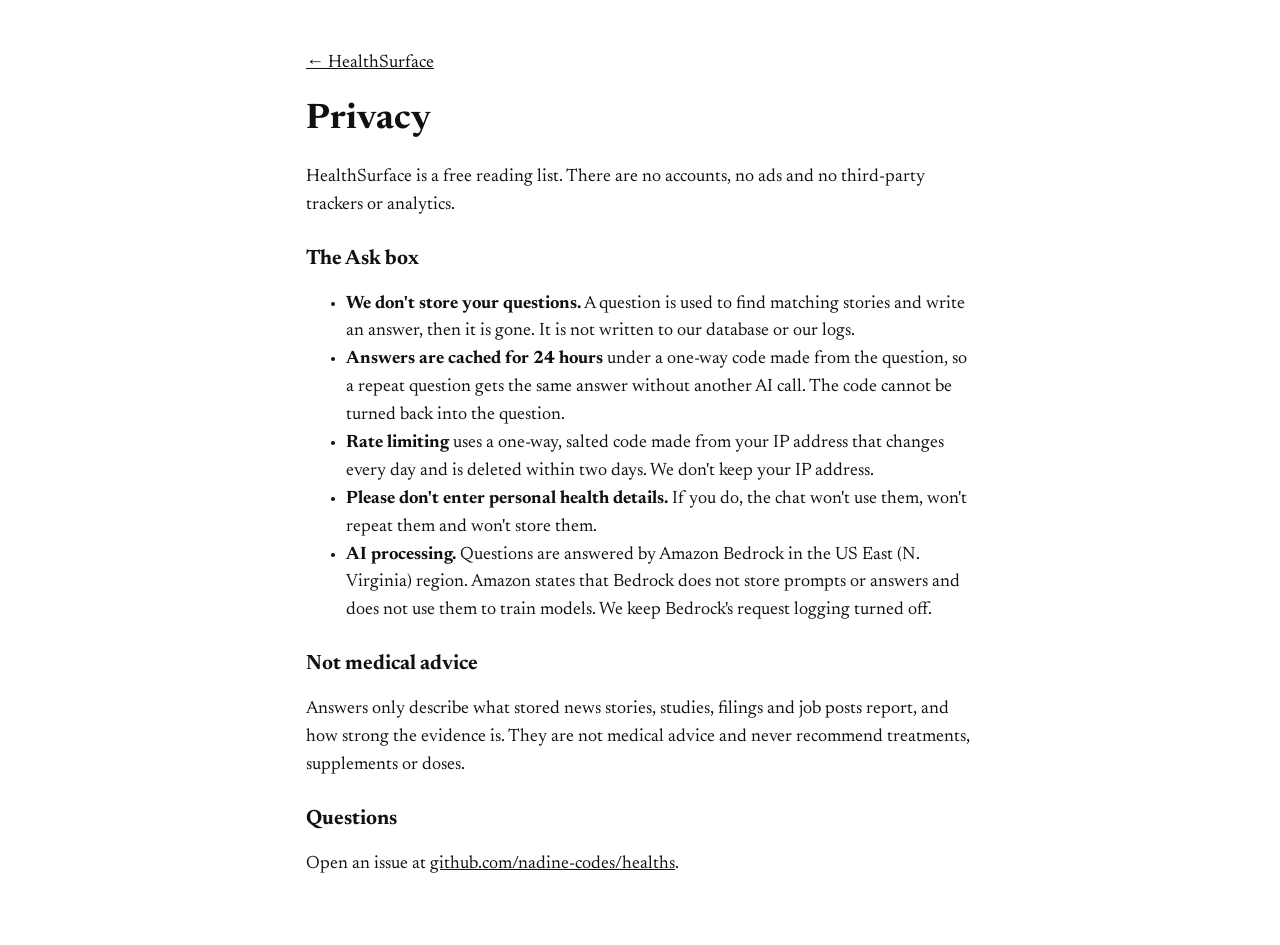
<file: frontend/privacy.html>
<!doctype html>
<html lang="en">
<head>
  <meta charset="utf-8">
  <meta name="viewport" content="width=device-width, initial-scale=1">
  <title>Privacy | HealthSurface</title>
  <meta name="color-scheme" content="light">
  <link rel="preconnect" href="https://fonts.googleapis.com">
  <link rel="preconnect" href="https://fonts.gstatic.com" crossorigin>
  <link rel="stylesheet" href="https://fonts.googleapis.com/css2?family=Newsreader:ital,opsz,wght@0,6..72,400;0,6..72,700;1,6..72,400&family=Inter:wght@400;600;700&display=swap">
  <link rel="stylesheet" href="styles.css?v=nad52">
  <style>.privacy { max-width: 70ch; padding: 32px 16px 48px; } .privacy h1 { font: 700 2.2rem/1.1 var(--serif); } .privacy h2 { font: 700 1.3rem/1.2 var(--serif); margin-top: 28px; }</style>
</head>
<body>
  <main class="wrap privacy">
    <p><a href="/">&larr; HealthSurface</a></p>
    <h1>Privacy</h1>
    <p>HealthSurface is a free reading list. There are no accounts, no ads and no third-party trackers or analytics.</p>

    <h2>The Ask box</h2>
    <ul>
      <li><strong>We don't store your questions.</strong> A question is used to find matching stories and write an answer, then it is gone. It is not written to our database or our logs.</li>
      <li><strong>Answers are cached for 24 hours</strong> under a one-way code made from the question, so a repeat question gets the same answer without another AI call. The code cannot be turned back into the question.</li>
      <li><strong>Rate limiting</strong> uses a one-way, salted code made from your IP address that changes every day and is deleted within two days. We don't keep your IP address.</li>
      <li><strong>Please don't enter personal health details.</strong> If you do, the chat won't use them, won't repeat them and won't store them.</li>
      <li><strong>AI processing.</strong> Questions are answered by Amazon Bedrock in the US East (N. Virginia) region. Amazon states that Bedrock does not store prompts or answers and does not use them to train models. We keep Bedrock's request logging turned off.</li>
    </ul>

    <h2>Not medical advice</h2>
    <p>Answers only describe what stored news stories, studies, filings and job posts report, and how strong the evidence is. They are not medical advice and never recommend treatments, supplements or doses.</p>

    <h2>Questions</h2>
    <p>Open an issue at <a href="https://github.com/nadine-codes/healths">github.com/nadine-codes/healths</a>.</p>
  </main>
</body>
</html>
</file>
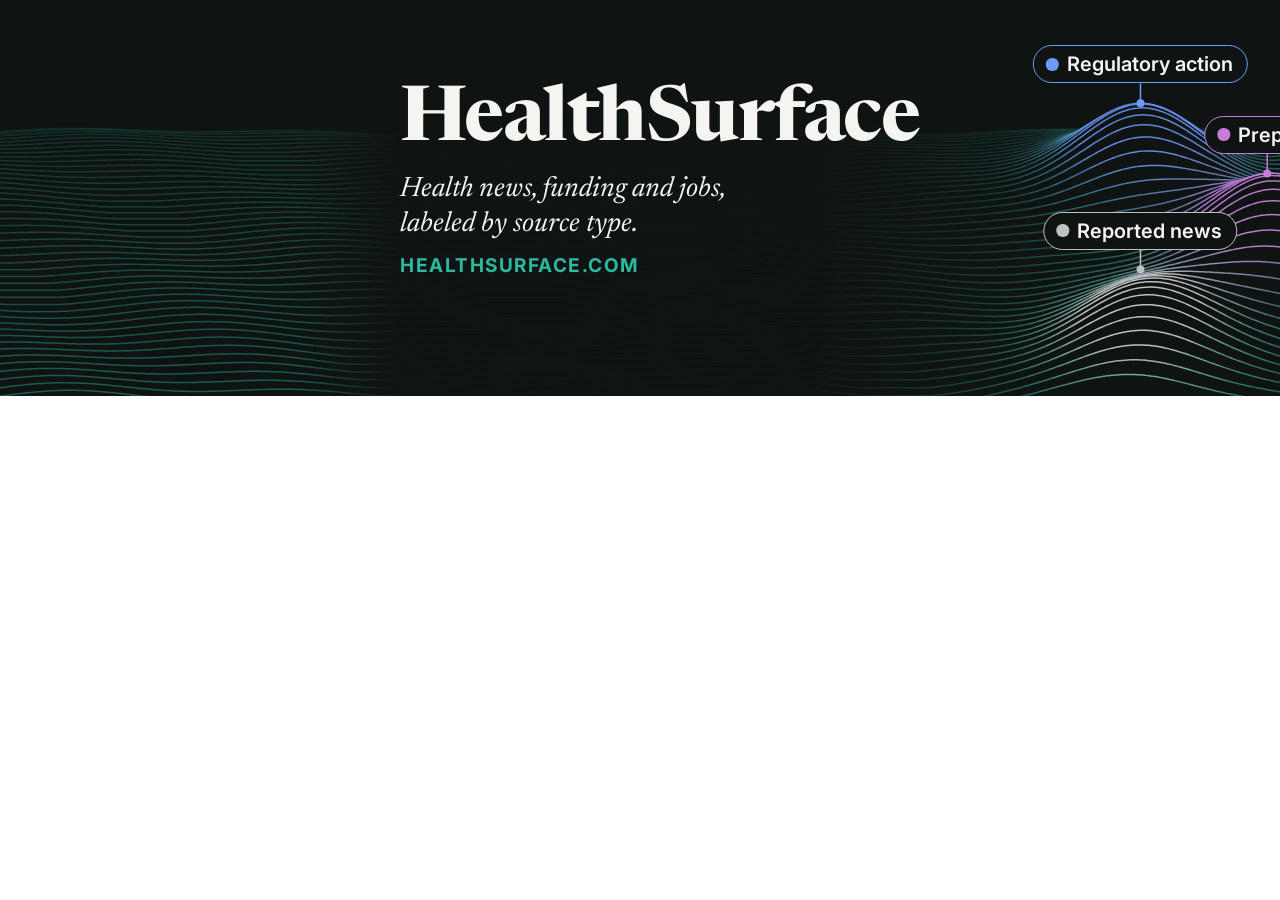
<file: docs/social/banner.html>
<!doctype html>
<!-- HealthSurface social banner. Open with ?w=1584&h=396 (LinkedIn) or ?w=1500&h=500 (X). Add &theme=light or &theme=paper for the light versions. Use ?w=1200&h=200 for the LinkedIn company page cover. -->
<html lang="en">
<head>
<meta charset="utf-8">
<title>HealthSurface banner</title>
<link rel="stylesheet" href="https://fonts.googleapis.com/css2?family=Newsreader:ital,opsz,wght@0,6..72,700;1,6..72,400&family=Inter:wght@600;700&display=swap">
<style>
  :root { --band: #0f1312; --text: #f4f4f1; --muted: #a9b0ad; --accent: #2fb8a0; }
  * { box-sizing: border-box; }
  html, body { margin: 0; overflow: hidden; }
  #stage { position: relative; overflow: hidden; background: var(--band); }
  canvas { position: absolute; inset: 0; width: 100%; height: 100%; }
  .copy { position: absolute; color: var(--text); }
  .name { margin: 0; font: 700 var(--name)/1 "Newsreader", serif; letter-spacing: -0.02em; }
  .tag { margin: 12px 0 0; font: italic 400 var(--tag)/1.25 "Newsreader", serif; color: var(--text); }
  .url { margin: 14px 0 0; font: 700 var(--url)/1 "Inter", sans-serif; letter-spacing: 0.08em; text-transform: uppercase; color: var(--accent); }
  .chip { position: absolute; transform: translate(-50%, -100%); white-space: nowrap;
    font: 600 var(--chip)/1 "Inter", sans-serif; color: var(--text);
    background: var(--band); border: 1.5px solid var(--c); border-radius: 999px; padding: 8px 14px 8px 12px; }
  .chip i { display: inline-block; width: .62em; height: .62em; border-radius: 50%; background: var(--c); margin-right: 8px; vertical-align: .04em; }
  .cover .tag { margin-top: 8px; }
  .cover .tag br { display: none; }
  .cover .url { margin-top: 10px; }
  .cover .chip { padding: 5px 10px 5px 8px; border-width: 1px; }
  .cover .chip i { margin-right: 6px; }
</style>
</head>
<body>
<div id="stage">
  <canvas id="c"></canvas>
  <div class="copy" id="copy">
    <h1 class="name">HealthSurface</h1>
    <p class="tag">Health news, funding and jobs, <br>labeled by source type.</p>
    <p class="url">healthsurface.com</p>
  </div>
</div>
<script>
const q = new URLSearchParams(location.search);
const W = +q.get('w') || 1584, H = +q.get('h') || 396;
const wide = W / H > 3.5;
const cover = W / H > 5; // LinkedIn company page: very short, logo overlaps the bottom left.
// Label colours run in the same order as peaks below. Light themes use the site's own label colours.
const siteLabels = [[31,79,191],[28,122,62],[122,47,143],[154,88,0],[91,91,91]];
const themes = {
  dark:  { bg: [15,19,18],    text: '#f4f4f1', accent: '#2fb8a0', base: [47,184,160], lineA: .16, lineB: .3 },
  light: { bg: [255,255,255], text: '#111111', accent: '#0b6e5f', base: [11,110,95],  lineA: .22, lineB: .34, labels: siteLabels },
  paper: { bg: [246,245,241], text: '#111111', accent: '#0b6e5f', base: [11,110,95],  lineA: .22, lineB: .34, labels: siteLabels },
};
const T = themes[q.get('theme')] || themes.dark;
const bg = `rgb(${T.bg})`;
const stage = document.getElementById('stage');
stage.style.width = W + 'px'; stage.style.height = H + 'px';
const S = document.documentElement.style;
S.setProperty('--band', bg);
S.setProperty('--text', T.text);
S.setProperty('--accent', T.accent);
S.setProperty('--name', (cover ? 57 : wide ? 76 : 80) + 'px');
S.setProperty('--tag', (cover ? 20 : wide ? 28 : 30) + 'px');
S.setProperty('--url', (cover ? 14 : wide ? 19 : 20) + 'px');
S.setProperty('--chip', (cover ? 14 : 20) + 'px');
if (cover) document.body.classList.add('cover');
const copy = document.getElementById('copy');
copy.style.left = (cover ? 266 : wide ? 400 : 392) + 'px';
copy.style.top = (cover ? 40 : wide ? 84 : 134) + 'px';

// Five peaks, one per source type. u = position across the canvas, v = depth (0 far, 1 near).
const peaks = [
  { label: 'Regulatory action',   rgb: [111,155,255], u: .72, v: .30, a: 1.00 },
  { label: 'Peer-reviewed study', rgb: [ 79,201,138], u: .89, v: .22, a: 1.12 },
  { label: 'Preprint',            rgb: [199,123,220], u: .80, v: .58, a: .86 },
  { label: 'Press release',       rgb: [240,166, 60], u: .925, v: .66, a: .86 },
  { label: 'Reported news',       rgb: [190,194,192], u: .72, v: .86, a: .56 },
];
if (T.labels) peaks.forEach((p, i) => { p.rgb = T.labels[i]; });
if (cover) Object.assign(peaks[0], { u: .68, v: .34 }) && Object.assign(peaks[1], { u: .875, v: .24 })
  && Object.assign(peaks[2], { u: .785, v: .62 }) && Object.assign(peaks[3], { u: .925, v: .72 })
  && Object.assign(peaks[4], { u: .685, v: .92, a: .5 });
const base = T.base;
const ROWS = cover ? 26 : wide ? 46 : 54, STEP = cover ? 1 : 3;
const horizon = H * (cover ? .42 : wide ? .34 : .38), bottom = H * 1.04, amp = H * (cover ? .29 : .30);
const sig = .04;

function field(u, v) {
  let h = .035 * Math.sin(u * 19 + v * 7) + .03 * Math.sin(u * 41 - v * 13) + .05;
  let w = 0, col = [0,0,0];
  for (const p of peaks) {
    const du = (u - p.u) / sig, dv = (v - p.v) / .11;
    const g = Math.exp(-(du*du + dv*dv) / 2);
    h += p.a * g; w += g;
    for (let i = 0; i < 3; i++) col[i] += p.rgb[i] * g;
  }
  const m = Math.min(1, w * 1.5);
  const rgb = w > 0 ? col.map((c, i) => base[i] * (1 - m) + (c / w) * m) : base;
  return { h: Math.max(0, h), rgb, m };
}
const rowY = v => horizon + (bottom - horizon) * Math.pow(v, 1.35);
const scale = v => .5 + .5 * v;
const pointY = (u, v) => rowY(v) - field(u, v).h * amp * scale(v);

const cv = document.getElementById('c'), dpr = window.devicePixelRatio || 1;
cv.width = W * dpr; cv.height = H * dpr;
const x = cv.getContext('2d'); x.scale(dpr, dpr);
x.fillStyle = bg; x.fillRect(0, 0, W, H);
const LW = cover ? .8 : 1.5;
x.lineWidth = LW; x.lineJoin = 'round';

for (let r = 0; r <= ROWS; r++) {
  const v = r / ROWS;
  const pts = [];
  for (let px = -STEP; px <= W + STEP; px += STEP) pts.push([px, pointY(px / W, v)]);
  // Fill below the line so nearer ridges hide farther ones.
  x.beginPath(); x.moveTo(pts[0][0], H + 10);
  for (const p of pts) x.lineTo(p[0], p[1]);
  x.lineTo(W + STEP, H + 10); x.closePath();
  x.fillStyle = bg; x.fill();
  for (let i = 1; i < pts.length; i++) {
    const u = pts[i][0] / W, f = field(u, v);
    const alpha = (T.lineA + T.lineB * v) + f.m * .6;
    x.strokeStyle = `rgba(${f.rgb.map(Math.round).join(',')},${Math.min(1, alpha)})`;
    x.beginPath(); x.moveTo(pts[i-1][0], pts[i-1][1]); x.lineTo(pts[i][0], pts[i][1]); x.stroke();
  }
}

// Fade the ridges under the copy so the type stays clean.
const cx0 = parseFloat(copy.style.left);
const fx0 = cx0 - (cover ? 60 : 100), fx1 = cx0 + (cover ? 500 : 660);
const fade = x.createLinearGradient(fx0, 0, fx1, 0);
fade.addColorStop(0, `rgba(${T.bg},0)`);
fade.addColorStop(.13, `rgba(${T.bg},.95)`);
fade.addColorStop(.68, `rgba(${T.bg},.95)`);
fade.addColorStop(1, `rgba(${T.bg},0)`);
x.fillStyle = fade; x.fillRect(fx0, 0, fx1 - fx0, H);

// Label each peak.
for (const p of peaks) {
  const px = p.u * W;
  // Anchor to the visible crest: nearer rows can rise above the peak's own row.
  let py = H;
  for (let r = 0; r <= ROWS; r++) if (Math.abs(r / ROWS - p.v) < .2) py = Math.min(py, pointY(p.u, r / ROWS));
  const lift = cover ? 10 : H * .05;
  const c = `rgb(${p.rgb.join(',')})`;
  x.strokeStyle = c; x.lineWidth = LW;
  x.beginPath(); x.moveTo(px, py); x.lineTo(px, py - lift); x.stroke();
  x.fillStyle = c; x.beginPath(); x.arc(px, py, cover ? 2.5 : 4, 0, 7); x.fill();
  const el = document.createElement('div');
  el.className = 'chip'; el.style.setProperty('--c', c);
  el.style.left = px + 'px'; el.style.top = (py - lift) + 'px';
  el.innerHTML = '<i></i>' + p.label;
  stage.appendChild(el);
}
</script>
</body>
</html>
</file>
<file: frontend/styles.css>
/* HealthSurface: newsprint light theme. Serif for reading, bold sans for navigation and labels. */
:root {
  --paper: #ffffff;
  --paper-2: #f6f5f1;
  --ink: #111111;
  --ink-2: #3a3a3a;
  --muted: #6b6b6b;
  --rule: #e2e0da;
  --rule-strong: #111111;
  --accent: #0b6e5f;
  --accent-ink: #ffffff;
  --band: #0f1312;
  --band-2: #1a201e;
  --band-text: #f4f4f1;
  --band-muted: #a9b0ad;

  --l-press: #9a5800;
  --l-pre: #7a2f8f;
  --l-peer: #1c7a3e;
  --l-reg: #1f4fbf;
  --l-news: #5b5b5b;

  --serif: "Newsreader", "Times New Roman", Times, Georgia, serif;
  --sans: "Inter", system-ui, -apple-system, "Segoe UI", Roboto, sans-serif;
  color-scheme: light;
}

* { box-sizing: border-box; }
html { -webkit-text-size-adjust: 100%; }
body {
  margin: 0;
  background: var(--paper);
  color: var(--ink);
  font: 18px/1.55 var(--serif);
  font-optical-sizing: auto;
}
a { color: inherit; }
button { font: inherit; }
.wrap { max-width: 1180px; margin: 0 auto; padding: 0 16px; }
[hidden] { display: none !important; }
:focus-visible { outline: 2px solid var(--accent); outline-offset: 2px; }

/* ---------- Masthead ---------- */
.masthead { background: var(--paper); }
.ticker { display: flex; align-items: stretch; background: var(--band); color: var(--band-text); font: 500 0.8rem/1 var(--sans); }
.ticker-toggle {
  flex: none; padding: 0 14px; background: var(--band-2); color: var(--band-text); border: 0; cursor: pointer;
  font: 700 0.66rem/1 var(--sans); letter-spacing: 0.08em; text-transform: uppercase;
}
.ticker-toggle:focus-visible { outline-offset: -2px; outline-color: var(--band-text); }
.ticker-view { flex: 1; min-width: 0; overflow: hidden; }
.ticker-track { display: flex; width: max-content; animation: ticker-move 120s linear infinite; }
.ticker-view:hover .ticker-track, .ticker-view:focus-within .ticker-track, .ticker.paused .ticker-track { animation-play-state: paused; }
.ticker-list { display: flex; margin: 0; padding: 0; list-style: none; }
.ticker-list a { display: block; padding: 11px 20px; white-space: nowrap; text-decoration: none; }
.ticker-list a:hover { text-decoration: underline; }
.ticker-list a:focus-visible { outline-offset: -2px; outline-color: var(--band-text); }
.ticker-tag { margin-right: 8px; font-size: 0.66rem; font-weight: 700; letter-spacing: 0.08em; text-transform: uppercase; color: var(--band-muted); }
@keyframes ticker-move { to { transform: translateX(-50%); } }
.masthead-title { text-align: center; padding-top: 22px; padding-bottom: 18px; }
.brand { margin: 0; font: 700 clamp(2.4rem, 6vw, 4.4rem)/1 var(--serif); letter-spacing: -0.02em; }
.brand a { text-decoration: none; }
.tagline { margin: 10px 0 0; font: italic 400 1.1rem/1.4 var(--serif); color: var(--ink-2); }

.sections {
  position: sticky; top: 0; z-index: 10; background: var(--paper);
  border-top: 3px solid var(--rule-strong); border-bottom: 1px solid var(--rule-strong);
}
.sections-inner { display: grid; grid-template-columns: 1fr auto 1fr; align-items: center; padding-top: 8px; padding-bottom: 8px; }
.dateline { grid-column: 1; margin: 0; font: 600 0.72rem/1.2 var(--sans); letter-spacing: 0.08em; text-transform: uppercase; color: var(--muted); }
.tabs { grid-column: 2; display: flex; gap: 6px; }
.sections [role="tab"] {
  font: 700 0.8rem/1 var(--sans); letter-spacing: 0.08em; text-transform: uppercase;
  background: var(--paper-2); color: var(--ink); border: 1px solid var(--rule); border-radius: 999px; padding: 10px 18px; cursor: pointer;
  transition: background-color 0.15s, border-color 0.15s;
}
.sections [role="tab"]:hover { background: var(--rule); border-color: var(--ink); }
.sections [role="tab"][aria-selected="true"] { background: var(--ink); border-color: var(--ink); color: var(--paper); }
.disclaimer { grid-column: 3; justify-self: end; text-align: right; font: italic 400 0.95rem/1.2 var(--serif); color: var(--ink-2); }

/* ---------- In focus band (feature + scrolling playlist) ---------- */
.focus { background: var(--band); color: var(--band-text); padding: 36px 0 40px; margin-bottom: 8px; }
.focus-head { display: flex; align-items: baseline; gap: 14px; margin-bottom: 18px; }
.focus-head h2 { margin: 0; font: 800 0.8rem/1 var(--sans); letter-spacing: 0.14em; text-transform: uppercase; }
.focus-head p { margin: 0; font: italic 400 1rem/1.3 var(--serif); color: var(--band-muted); }
.focus-grid { display: grid; grid-template-columns: minmax(0, 1.75fr) minmax(0, 1fr); gap: 28px; align-items: stretch; }

.feature {
  position: relative; display: flex; flex-direction: column; justify-content: flex-end;
  min-height: 380px; padding: 32px; border-radius: 20px; overflow: hidden;
  background:
    radial-gradient(120% 90% at 85% 10%, rgba(11, 110, 95, 0.55), transparent 60%),
    radial-gradient(90% 80% at 0% 100%, rgba(31, 79, 191, 0.35), transparent 60%),
    var(--band-2);
}
.feature .kicker { color: var(--band-text); }
.feature h3 { margin: 12px 0 12px; font: 600 clamp(1.6rem, 3.2vw, 2.6rem)/1.12 var(--serif); letter-spacing: -0.01em; }
.feature h3 a { text-decoration: none; }
.feature h3 a:hover { text-decoration: underline; text-decoration-thickness: 2px; text-underline-offset: 4px; }
.feature p.summary { margin: 0 0 22px; font-size: 1.12rem; color: #dfe3e1; max-width: 46ch; }
.feature-actions { display: flex; flex-wrap: wrap; align-items: center; gap: 14px; }
.btn {
  display: inline-flex; align-items: center; gap: 8px; text-decoration: none;
  font: 700 0.85rem/1 var(--sans); letter-spacing: 0.02em;
  padding: 13px 20px; border-radius: 999px; background: var(--band-text); color: var(--band);
}
.btn:hover { background: #ffffff; }
.feature-meta { font: 500 0.82rem/1.3 var(--sans); color: var(--band-muted); }
.feature .progress { position: absolute; left: 0; right: 0; bottom: 0; height: 4px; background: rgba(255, 255, 255, 0.12); }
.feature .progress span { display: block; height: 100%; width: 0; background: var(--band-text); }
.feature.playing .progress span { animation: fill var(--dwell, 9s) linear forwards; }
@keyframes fill { to { width: 100%; } }

.playlist { display: flex; flex-direction: column; min-height: 0; max-height: 440px; }
.playlist-label { font: 700 0.72rem/1 var(--sans); letter-spacing: 0.12em; text-transform: uppercase; color: var(--band-muted); margin: 0 0 10px; }
.playlist ol {
  position: relative; list-style: none; margin: 0; padding: 0 6px 0 0; overflow-y: auto; scroll-snap-type: y proximity;
  scrollbar-width: thin; scrollbar-color: #4a524f transparent;
}
.playlist li { scroll-snap-align: start; }
.playlist button {
  display: grid; grid-template-columns: 2.2rem 1fr; gap: 10px; width: 100%; text-align: left; cursor: pointer;
  background: none; color: inherit; border: 0; border-top: 1px solid #2a312e; padding: 14px 8px 14px 4px;
}
.playlist li:first-child button { border-top: 0; }
.playlist button:hover { background: rgba(255, 255, 255, 0.04); }
.playlist button[aria-current="true"] { background: rgba(255, 255, 255, 0.08); box-shadow: inset 3px 0 0 var(--band-text); }
.playlist .num { font: 700 0.95rem/1.4 var(--sans); color: var(--band-muted); padding-left: 6px; }
.playlist .t { display: block; font: 500 1.02rem/1.3 var(--serif); }
.playlist .kicker { font-size: 0.66rem; margin-bottom: 4px; color: var(--band-muted); }

/* ---------- Summary band (AI daily summary + its sources) and In focus placement ---------- */
#focus { margin: 36px 0 0; }
#news-list-more:empty { display: none; }
.summary-band { margin-bottom: 0; }
.summary-card { justify-content: flex-start; min-height: 0; isolation: isolate; background: var(--band-2); }
/* Two soft glows (green, blue) that drift behind the text; z-index -1 stays inside the isolated card. */
.summary-card::before, .summary-card::after {
  content: ""; position: absolute; z-index: -1; border-radius: 50%; pointer-events: none; will-change: transform;
}
.summary-card::before {
  width: 85%; aspect-ratio: 1; top: -35%; right: -20%;
  background: radial-gradient(closest-side, rgba(11, 110, 95, 0.6), transparent);
  animation: orb-green 10s ease-in-out infinite alternate;
}
.summary-card::after {
  width: 75%; aspect-ratio: 1; bottom: -40%; left: -20%;
  background: radial-gradient(closest-side, rgba(31, 79, 191, 0.45), transparent);
  animation: orb-blue 13s ease-in-out infinite alternate;
}
@keyframes orb-green {
  0%   { transform: translate(0, 0) scale(1); }
  33%  { transform: translate(-35%, 30%) scale(1.15); }
  66%  { transform: translate(-60%, -5%) scale(0.9); }
  100% { transform: translate(-20%, 45%) scale(1.05); }
}
@keyframes orb-blue {
  0%   { transform: translate(0, 0) scale(1); }
  33%  { transform: translate(40%, -30%) scale(1.1); }
  66%  { transform: translate(75%, 5%) scale(0.95); }
  100% { transform: translate(25%, -50%) scale(1.15); }
}
.summary-eyebrow { margin: 0; font: 700 0.72rem/1 var(--sans); letter-spacing: 0.12em; text-transform: uppercase; color: var(--band-muted); }
.summary-card h3 { font-size: clamp(1.5rem, 2.6vw, 2.1rem); margin: 12px 0 16px; }
.summary-text p { margin: 0 0 14px; font-size: 1.1rem; line-height: 1.6; color: #dfe3e1; max-width: 64ch; }
.summary-text p:last-child { margin-bottom: 22px; }
.summary-band .feature-meta { flex: 1 1 220px; }
.btn[data-listen] { border: 0; cursor: pointer; }
.btn[aria-pressed="true"] { background: var(--accent); color: var(--accent-ink); }
/* The card sets the row height; the source list scrolls inside it (height 0 + min-height 100%). */
.summary-band .playlist { max-height: none; height: 0; min-height: 100%; }
.summary-band .playlist ol { flex: 1; min-height: 0; }
.playlist a {
  display: grid; grid-template-columns: 2.2rem 1fr; gap: 10px; text-decoration: none; color: inherit;
  border-top: 1px solid #2a312e; padding: 14px 8px 14px 4px;
}
.playlist li:first-child a { border-top: 0; }
.playlist a:hover { background: rgba(255, 255, 255, 0.06); }
.playlist a:hover .t { text-decoration: underline; text-underline-offset: 3px; }
.playlist .src-name { display: block; margin-top: 4px; font: 500 0.78rem/1.3 var(--sans); color: var(--band-muted); }

/* ---------- Ask what's new ---------- */
.sr-only { position: absolute; width: 1px; height: 1px; overflow: hidden; clip: rect(0 0 0 0); white-space: nowrap; }

/* Ask chat: floating logo launcher, bottom right. Opens a panel (desktop) or a 2/3-height sheet (mobile). */
.ask-fab {
  position: fixed; right: 20px; bottom: 20px; z-index: 40;
  width: 64px; height: 64px; padding: 0; border: 1px solid var(--rule); border-radius: 50%;
  background: var(--paper); cursor: pointer;
  box-shadow: 0 6px 20px rgba(0, 0, 0, 0.18);
  transition: transform 0.15s ease, box-shadow 0.15s ease;
}
.ask-fab:hover { transform: translateY(-2px); box-shadow: 0 10px 26px rgba(0, 0, 0, 0.22); }
.ask-fab:focus-visible { outline: 3px solid var(--accent); outline-offset: 3px; }
.ask-fab img { display: block; width: 100%; height: 100%; border-radius: 50%; }
.ask-fab[hidden] { display: none; }

.ask {
  position: fixed; z-index: 50; right: 20px; bottom: 96px;
  width: min(420px, calc(100vw - 40px)); height: min(640px, calc(100vh - 120px)); height: min(640px, calc(100dvh - 120px));
  display: flex; flex-direction: column;
  background: var(--paper); border: 1px solid var(--rule); border-radius: 18px;
  box-shadow: 0 18px 50px rgba(0, 0, 0, 0.22); overflow: hidden;
}
.ask[hidden] { display: none; }
.ask-head { display: flex; align-items: center; gap: 10px; padding: 12px 14px 12px 16px; border-bottom: 1px solid var(--rule); background: var(--paper-2); }
.ask-head img { width: 32px; height: 32px; border-radius: 50%; border: 1px solid var(--rule); }
.ask h2 { margin: 0; flex: 1; font: 700 1.2rem/1.2 var(--serif); }
.ask-close { width: 36px; height: 36px; border: 0; border-radius: 50%; background: transparent; color: var(--ink); font: 400 1.6rem/1 var(--sans); cursor: pointer; }
.ask-close:hover { background: var(--rule); }
.ask-body { flex: 1; overflow-y: auto; padding: 16px; overscroll-behavior: contain; }
.ask-foot { border-top: 1px solid var(--rule); padding: 12px 16px 14px; background: var(--paper); }
.ask-form { display: flex; gap: 8px; }
.ask-form input {
  flex: 1; min-width: 0; font: 400 1rem/1.3 var(--sans); padding: 11px 16px;
  border: 1px solid var(--rule); border-radius: 999px; background: var(--paper); color: var(--ink);
}
.ask-form input:focus { border-color: var(--ink); outline: none; }
.ask-go { font: 700 0.9rem/1 var(--sans); padding: 11px 20px; border-radius: 999px; border: 0; background: var(--ink); color: var(--paper); cursor: pointer; }
.ask-go:disabled { opacity: 0.5; cursor: wait; }
.ask-chips { display: flex; flex-wrap: wrap; gap: 8px; }
.ask-chips button { font: 600 0.8rem/1.2 var(--sans); padding: 8px 14px; border-radius: 999px; border: 1px solid var(--rule); background: var(--paper-2); color: var(--ink); cursor: pointer; text-align: left; }
.ask-chips button:hover { border-color: var(--ink); }
.ask-notice { margin: 8px 0 0; font: 400 0.72rem/1.4 var(--sans); color: var(--muted); }
.ask-notice a { color: var(--accent); }
.ask-out:not(:empty) { margin-top: 16px; padding: 14px 16px; background: var(--paper-2); border: 1px solid var(--rule); border-radius: 14px; }
.ask-out p { margin: 0 0 10px; }
.ask-out.is-loading p, .ask-out.is-nothing p, .ask-out.is-resting p, .ask-out.is-limited p { color: var(--muted); font-style: italic; }
.ask-sources-label { font: 700 0.7rem/1 var(--sans) !important; letter-spacing: 0.1em; text-transform: uppercase; color: var(--muted); margin-top: 14px !important; }
.ask-sources { list-style: none; margin: 0; padding: 0; }
.ask-sources li { padding: 8px 0; border-top: 1px solid var(--rule); font-size: 0.95rem; }
.ask-sources .kicker { margin-right: 6px; }
.ask-src { font: 500 0.78rem/1 var(--sans); color: var(--muted); margin-left: 6px; }
.ask-left { font: 600 0.8rem/1 var(--sans) !important; color: var(--l-press); }

@media (max-width: 600px) {
  .ask-fab { right: 16px; bottom: 16px; width: 56px; height: 56px; }
  /* Mobile: bottom sheet, two thirds of the screen; the launcher hides while it is open. */
  .ask {
    left: 0; right: 0; bottom: 0; width: 100%;
    height: 66.667vh; height: 66.667dvh;
    border-radius: 18px 18px 0 0; border-bottom: 0;
  }
  .ask-fab.is-open { display: none; }
  .ask-foot { padding-bottom: calc(14px + env(safe-area-inset-bottom)); }
}

/* ---------- Section heads and filters ---------- */
.section-head { display: flex; align-items: baseline; justify-content: space-between; gap: 12px; margin-top: 28px; border-bottom: 1px solid var(--rule-strong); padding-bottom: 8px; }
.section-head h2 { margin: 0; font: 700 1.9rem/1.1 var(--serif); letter-spacing: -0.01em; }
.count { margin: 0; font: 500 0.8rem/1 var(--sans); color: var(--muted); }
.dek { font: italic 400 1.05rem/1.5 var(--serif); color: var(--ink-2); max-width: 70ch; margin: 12px 0 0; }

.filters { display: flex; flex-wrap: wrap; gap: 10px 12px; margin: 16px 0 6px; padding-bottom: 16px; border-bottom: 1px solid var(--rule); }
.filters label {
  display: flex; flex-direction: column; gap: 5px; min-width: 150px;
  font: 700 0.66rem/1 var(--sans); letter-spacing: 0.1em; text-transform: uppercase; color: var(--muted);
}
.filters .grow { flex: 1 1 220px; }
.filters select, .filters input {
  font: 500 0.9rem/1.2 var(--sans); color: var(--ink); background: var(--paper);
  border: 1.5px solid var(--rule); border-radius: 999px; padding: 9px 14px; width: 100%; min-width: 0;
  appearance: none; -webkit-appearance: none;
}
.filters select {
  padding-right: 34px;
  background-image: linear-gradient(45deg, transparent 50%, var(--ink) 50%), linear-gradient(135deg, var(--ink) 50%, transparent 50%);
  background-position: calc(100% - 18px) 52%, calc(100% - 13px) 52%;
  background-size: 5px 5px; background-repeat: no-repeat;
}
.filters select:hover, .filters input:hover { border-color: #bdbab2; }
.filters select:focus, .filters input:focus { border-color: var(--ink); outline: none; }
/* Reset sits at the top right, just under the section line. It is outlined until a filter is set, then fills in. */
.subhead { display: flex; align-items: flex-start; justify-content: space-between; gap: 16px; margin-top: 12px; }
.subhead .dek { margin-top: 0; }
.filters-reset {
  flex: none; margin-left: auto; display: inline-flex; align-items: center; gap: 7px;
  font: 600 0.85rem/1 var(--sans); color: var(--ink); background: var(--paper);
  border: 1.5px solid var(--ink); border-radius: 8px; padding: 9px 14px; cursor: pointer;
  box-shadow: 0 2px 0 var(--ink); transition: transform .08s, box-shadow .08s;
}
.filters-reset:not(:disabled) { color: var(--paper); background: var(--ink); box-shadow: 0 2px 0 #000; }
.filters-reset:not(:disabled):hover { background: var(--ink-2); }
.filters-reset:not(:disabled):active { transform: translateY(2px); box-shadow: 0 0 0 transparent; }
.filters-reset:focus-visible { outline: 2px solid var(--ink); outline-offset: 3px; }
.filters-reset:disabled { opacity: 0.45; cursor: default; }
@media (max-width: 600px) { .subhead { flex-direction: column-reverse; align-items: stretch; gap: 10px; } .filters-reset { align-self: flex-end; } }

/* ---------- Lists ---------- */
.list { list-style: none; margin: 0; padding: 0; }
.kicker {
  display: inline-flex; align-items: center; gap: 6px; cursor: default;
  font: 800 0.7rem/1 var(--sans); letter-spacing: 0.1em; text-transform: uppercase; color: var(--l-news);
}
.kicker::before { content: ""; width: 8px; height: 8px; border-radius: 50%; background: currentColor; }
.kicker[data-l="Press release"] { color: var(--l-press); }
.kicker[data-l="Preprint"] { color: var(--l-pre); }
.kicker[data-l="Peer-reviewed study"] { color: var(--l-peer); }
.kicker[data-l="Regulatory action"] { color: var(--l-reg); }
.focus .kicker[data-l] { color: var(--band-text); }

.stories { display: grid; grid-template-columns: repeat(2, minmax(0, 1fr)); column-gap: 40px; }
.story { padding: 22px 0; border-bottom: 1px solid var(--rule); }
.story h3 { margin: 10px 0 8px; font: 600 1.38rem/1.22 var(--serif); letter-spacing: -0.005em; }
.story h3 a { text-decoration: none; }
.story h3 a:hover { text-decoration: underline; text-underline-offset: 3px; }
.story .summary { margin: 0 0 10px; color: var(--ink-2); font-size: 1.02rem; }
.story.lead { grid-column: 1 / -1; display: grid; grid-template-columns: minmax(0, 1.3fr) minmax(0, 1fr); column-gap: 40px; align-items: start; }
.story.lead h3 { font-size: clamp(1.7rem, 3vw, 2.3rem); line-height: 1.12; margin-top: 12px; }
.story.lead .summary { font-size: 1.15rem; }
.byline { font: 500 0.78rem/1.4 var(--sans); color: var(--muted); display: flex; flex-wrap: wrap; gap: 4px 10px; }
.byline span + span::before { content: "·"; margin-right: 10px; color: #b7b4ac; }
.tags { display: flex; flex-wrap: wrap; gap: 6px 14px; margin-top: 10px; font: 600 0.72rem/1.2 var(--sans); }
.tags span { color: var(--ink-2); }
.tags .sector { color: var(--accent); }

.row { display: grid; grid-template-columns: minmax(0, 1fr) auto; gap: 6px 24px; padding: 20px 0; border-bottom: 1px solid var(--rule); }
.row h3 { margin: 4px 0 6px; font: 600 1.3rem/1.25 var(--serif); }
.row h3 a { text-decoration: none; }
.row h3 a:hover { text-decoration: underline; text-underline-offset: 3px; }
.row .eyebrow { font: 700 0.72rem/1.2 var(--sans); letter-spacing: 0.06em; text-transform: uppercase; color: var(--muted); }
.row .facts { margin: 0; font-size: 1rem; color: var(--ink-2); }
.row .side { text-align: right; align-self: center; }
.amount { font: 700 1.6rem/1 var(--sans); letter-spacing: -0.02em; font-variant-numeric: tabular-nums; }
.amount-note { display: block; margin-top: 6px; font: 500 0.72rem/1.2 var(--sans); color: var(--muted); }
.row .src { font: 600 0.8rem/1.2 var(--sans); color: var(--accent); }
.pill {
  display: inline-block; font: 700 0.72rem/1 var(--sans); padding: 7px 12px; border-radius: 999px;
  border: 1.5px solid var(--ink); text-decoration: none; white-space: nowrap;
}
.pill:hover { background: var(--ink); color: var(--paper); }

.empty { padding: 40px 0; text-align: center; color: var(--muted); font-style: italic; grid-column: 1 / -1; }
.more {
  display: block; margin: 24px auto 8px; grid-column: 1 / -1;
  font: 700 0.85rem/1 var(--sans); padding: 13px 22px; border-radius: 999px;
  border: 0; background: var(--ink); color: var(--paper); cursor: pointer;
}
.more:hover { background: #333; }
li:has(> .more) { grid-column: 1 / -1; }

.contract { margin: 40px 0 8px; padding-top: 18px; border-top: 3px solid var(--rule-strong); }
.contract h2 { margin: 0; font: 700 1.4rem/1.2 var(--serif); }
.contract p { margin: 4px 0 14px; color: var(--muted); font-style: italic; }
.contract ul { display: flex; flex-wrap: wrap; gap: 8px; list-style: none; padding: 0; margin: 0; }
.contract a { display: inline-block; padding: 8px 14px; border: 1.5px solid var(--rule); border-radius: 999px; text-decoration: none; font: 600 0.82rem/1 var(--sans); }
.contract a:hover { border-color: var(--ink); }

/* ---------- Footer ---------- */
.site-footer { margin-top: 56px; background: var(--band); color: var(--band-muted); padding: 32px 0 44px; font: 400 0.85rem/1.55 var(--sans); }
.footer-brand { margin: 0 0 8px; font: 700 1.6rem/1 var(--serif); color: var(--band-text); }
.site-footer p { max-width: 80ch; }

/* ---------- Responsive ---------- */
@media (max-width: 900px) {
  .focus-grid { grid-template-columns: 1fr; }
  .feature { min-height: 300px; padding: 24px; }
  .playlist { max-height: 300px; }
  .summary-band .playlist { height: auto; min-height: 0; max-height: 360px; }
  .stories { grid-template-columns: 1fr; }
  .story.lead { grid-template-columns: 1fr; }
}
@media (max-width: 600px) {
  body { font-size: 17px; }
  .sections-inner { grid-template-columns: 1fr; justify-items: center; row-gap: 8px; }
  .dateline, .tabs { grid-column: 1; }
  .disclaimer { display: none; }
  .sections [role="tab"] { padding: 9px 14px; }
  .filters label { min-width: calc(50% - 6px); flex: 1 1 calc(50% - 6px); }
  .row { grid-template-columns: 1fr; }
  .row .side { text-align: left; }
  .focus { padding: 24px 0 28px; }
}
@media (prefers-reduced-motion: reduce) {
  .feature.playing .progress span { animation: none; }
  .summary-card::before, .summary-card::after { animation: none; }
  .ticker-track { animation: none; }
  .ticker-view { overflow-x: auto; }
  .ticker-list[aria-hidden] { display: none; }
  .ticker-toggle { display: none; }
}
.site-footer a { color: var(--band-text); }

/* ---------- Funding radar: share of dollars and deals by sector ---------- */
.radar { --usd: #0f8a74; --deals: #1f4fbf; margin: 8px 0 4px; padding: 20px 0 24px; border-bottom: 1px solid var(--rule); }
.radar figcaption h3 { margin: 0 0 4px; font: 700 1.3rem/1.2 var(--serif); }
.radar figcaption p { margin: 0; max-width: 70ch; font-size: 0.95rem; color: var(--ink-2); }
.radar-legend { display: inline-flex; flex-wrap: wrap; align-items: center; gap: 8px 18px; margin: 14px 0 0; padding: 10px 16px; border: 1.5px solid var(--rule); border-radius: 10px; background: var(--paper-2); }
.radar-legend-title { font: 700 0.66rem/1 var(--sans); letter-spacing: 0.1em; text-transform: uppercase; color: var(--muted); padding-right: 16px; border-right: 1px solid var(--rule); align-self: stretch; display: flex; align-items: center; }
.radar-legend ul { display: flex; flex-wrap: wrap; gap: 8px 22px; margin: 0; padding: 0; list-style: none; font: 500 0.85rem/1.2 var(--sans); color: var(--ink-2); }
.radar-legend li { display: inline-flex; align-items: center; gap: 10px; }
.radar-legend b { font-weight: 700; color: var(--ink); margin-right: 4px; }
.radar-legend .key { width: 32px; height: 18px; flex: none; overflow: visible; }
.radar-legend .dot-usd, .radar-legend .dot-deals { stroke: var(--paper-2); }
@media (max-width: 600px) { .radar-legend-title { border-right: 0; padding-right: 0; width: 100%; } }
.radar-body { display: grid; grid-template-columns: minmax(0, 440px) minmax(0, 1fr); gap: 12px 40px; align-items: center; }
.radar svg { width: 100%; height: auto; overflow: visible; font-family: var(--sans); }
.radar-ring { fill: none; stroke: var(--rule); stroke-width: 1; }
.radar-spoke { stroke: var(--rule); stroke-width: 1; }
.radar-tick { font-size: 9px; fill: var(--muted); paint-order: stroke; stroke: var(--paper); stroke-width: 3px; stroke-linejoin: round; }
.radar-axis { font-size: 11px; font-weight: 600; fill: var(--ink-2); }
.radar-axis.on { fill: var(--ink); font-weight: 800; }
.radar-usd { fill: var(--usd); fill-opacity: 0.16; stroke: var(--usd); stroke-width: 2; stroke-linejoin: round; }
.radar-deals { fill: none; stroke: var(--deals); stroke-width: 2; stroke-dasharray: 5 4; stroke-linejoin: round; }
.dot-usd, .dot-deals { stroke: var(--paper); stroke-width: 2; }
.dot-usd { fill: var(--usd); }
.dot-deals { fill: var(--deals); }
.radar-hit { fill: transparent; cursor: default; }
.radar-hit:hover { fill: color-mix(in srgb, var(--ink) 4%, transparent); }
.radar-table { width: 100%; border-collapse: collapse; font: 500 0.85rem/1.3 var(--sans); }
.radar-table th, .radar-table td { padding: 7px 0; border-bottom: 1px solid var(--rule); text-align: right; white-space: nowrap; }
.radar-table thead th { font: 700 0.66rem/1 var(--sans); letter-spacing: 0.1em; text-transform: uppercase; color: var(--muted); }
.radar-table th:first-child { text-align: left; white-space: normal; }
.radar-table td { padding-left: 16px; font-variant-numeric: tabular-nums; }
.radar-table td span { display: inline-block; min-width: 3.2em; color: var(--muted); }
.radar-table button { padding: 0; border: 0; background: none; color: var(--ink); font: 600 0.85rem/1.3 var(--sans); text-align: left; cursor: pointer; }
.radar-table button:hover:not(:disabled) { text-decoration: underline; text-underline-offset: 3px; }
.radar-table button:disabled { color: var(--muted); cursor: default; }
.radar-table tr.on th button { font-weight: 800; }
.radar-table tr.on { background: var(--paper-2); }
@media (max-width: 800px) { .radar-body { grid-template-columns: 1fr; } .radar svg { max-width: 440px; margin: 0 auto; display: block; } }
.row h3 .ticker-symbol { margin-left: 6px; font: 600 0.72rem/1 var(--sans); letter-spacing: 0.06em; color: var(--muted); vertical-align: middle; }
.radar-table .radar-members { display: block; margin-top: 2px; font: 500 0.72rem/1.3 var(--sans); color: var(--muted); }
</file>
